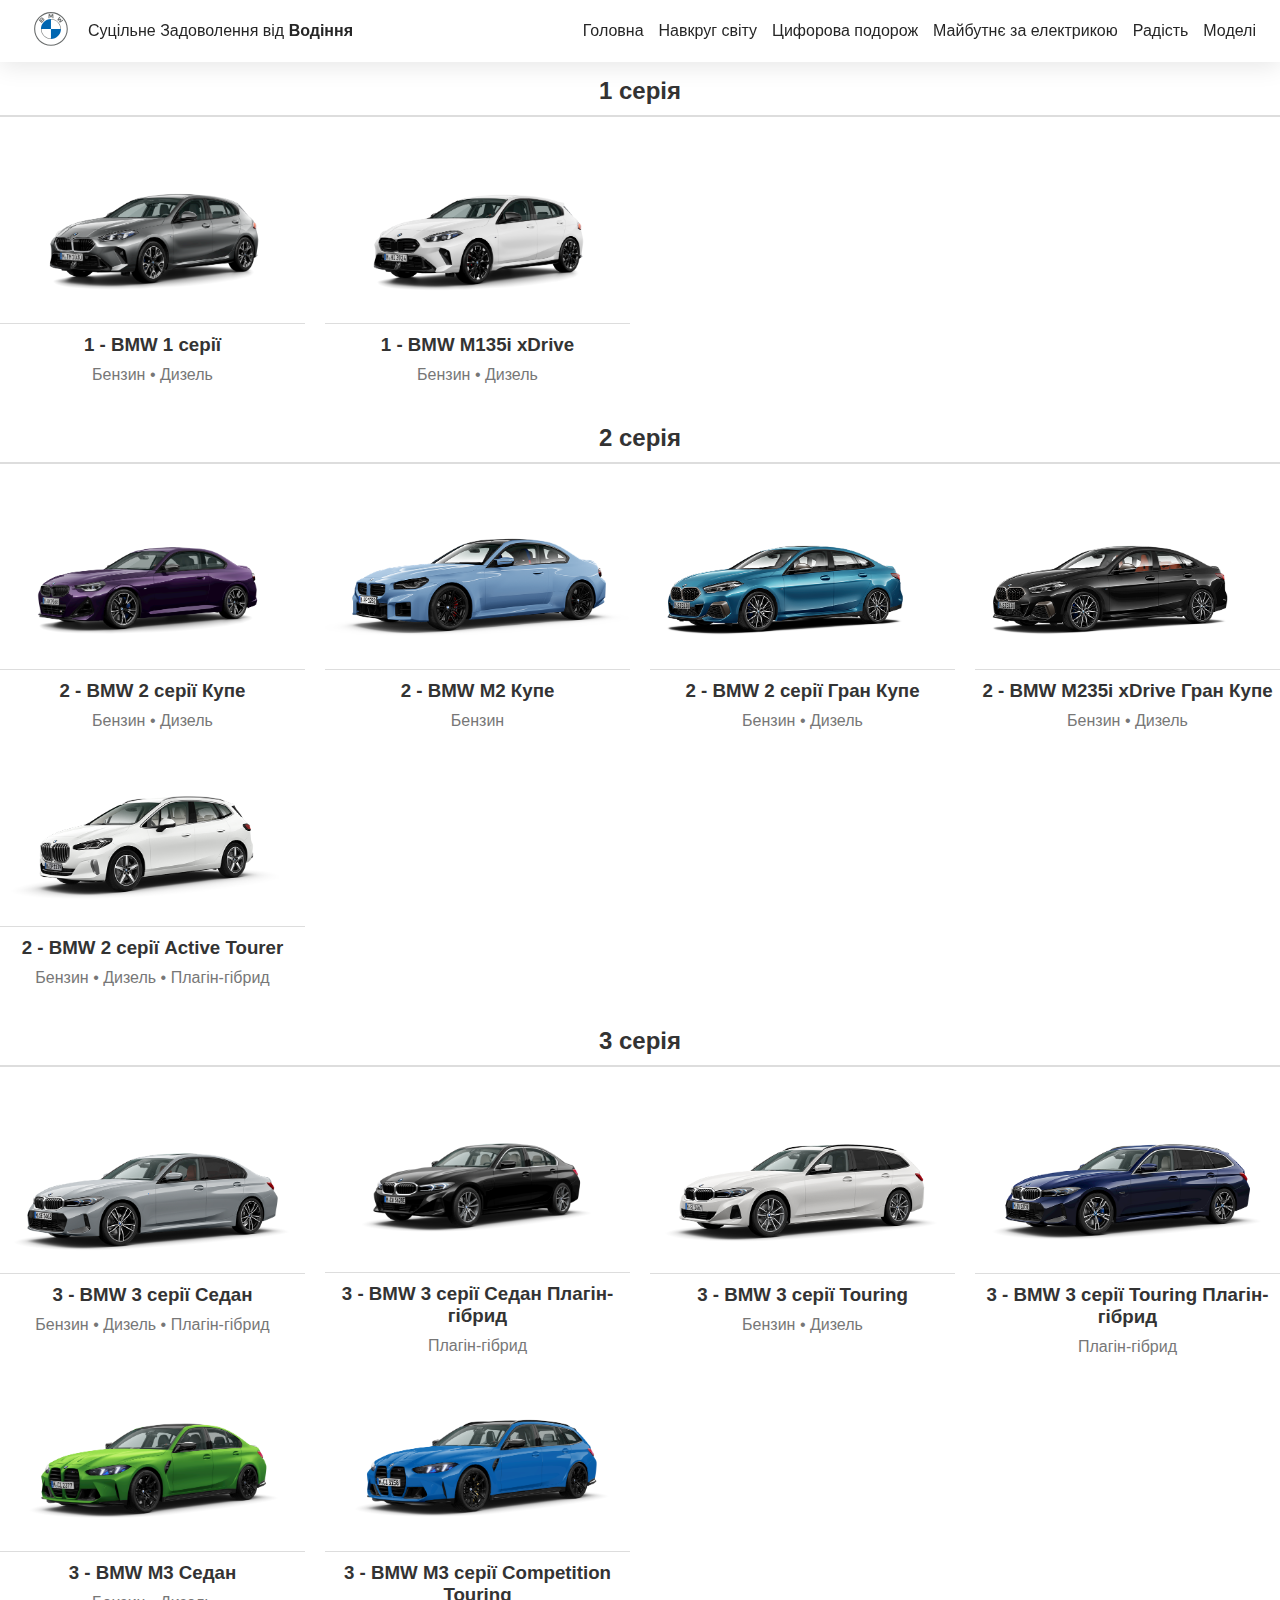
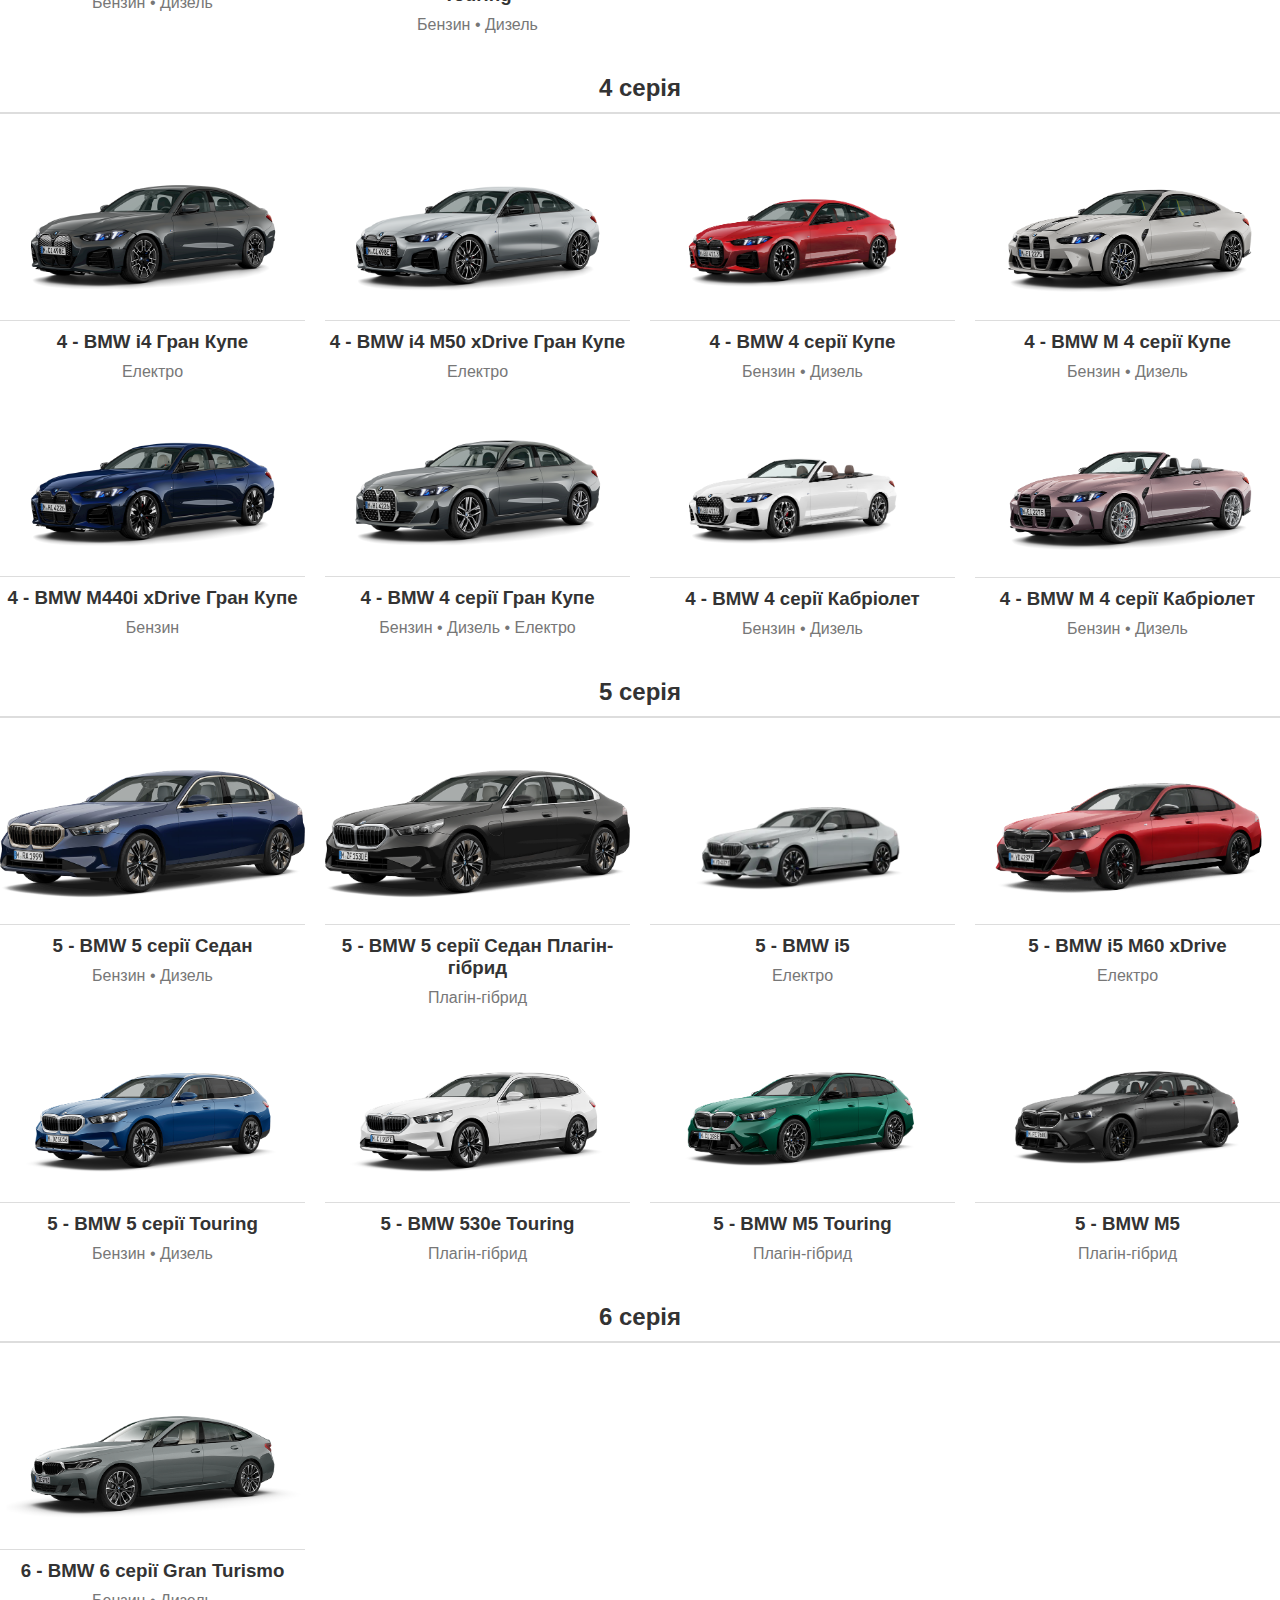
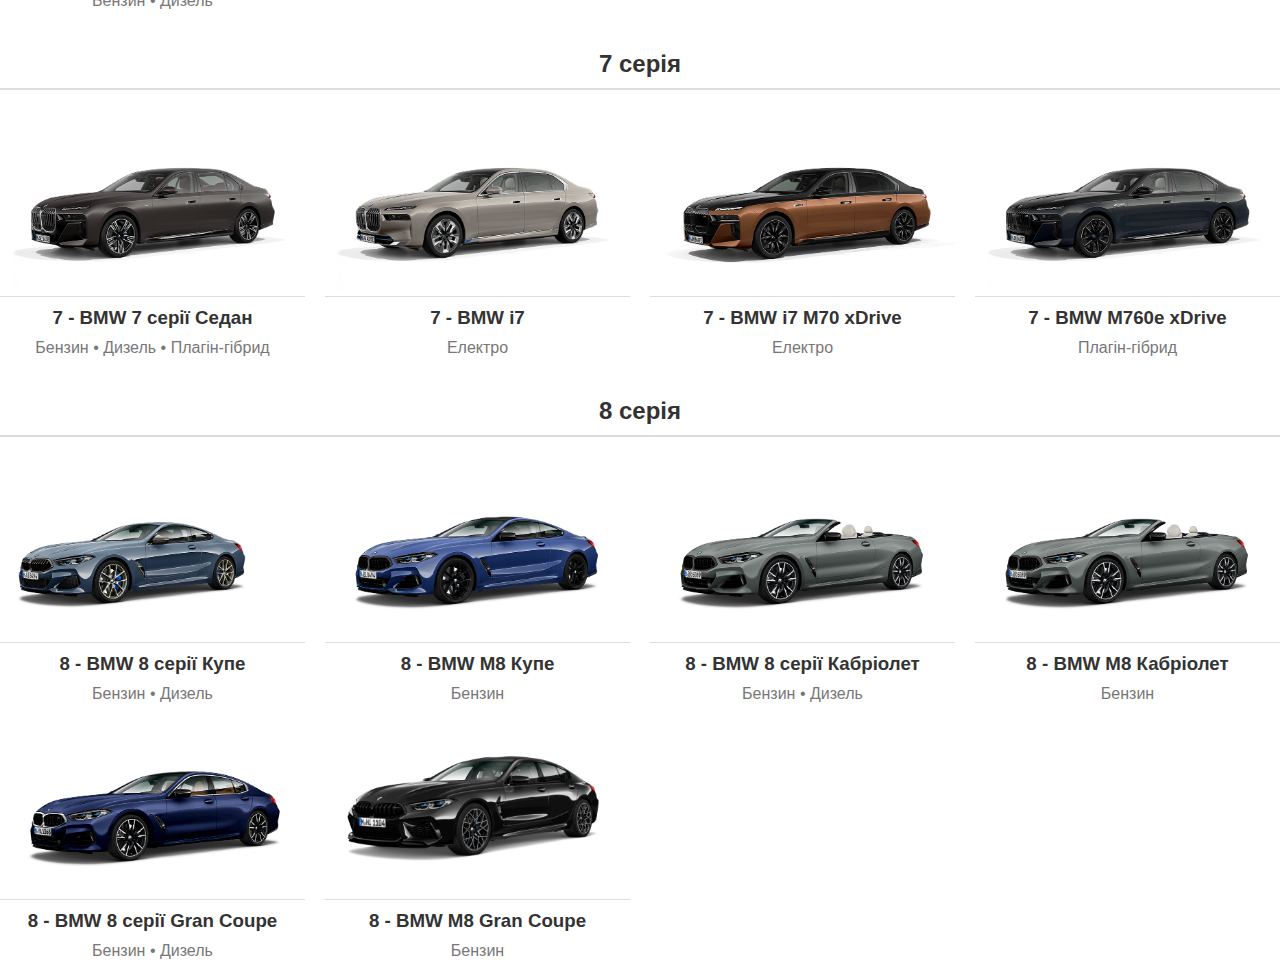
<file: index.html>
<!DOCTYPE html>
<html lang="en">
<head>
    <meta charset="UTF-8">
    <meta name="viewport" content="width=device-width, initial-scale=1.0">
    <title>Document</title>
    <link rel="stylesheet" href="./css/style.css">
</head>
<body>
    <header class="header">
        <div class="header-logo-wrapper">
            <a href="/en/index.html" class="header-logo-link">
                <img class="header-logo" src="./download.svg" alt="BMW Logo" width="80">
            </a>
            <div class="header-slogan">
                <p>Суцільне Задоволення від <strong>Водіння</strong></p>
            </div>
        </div>
        <nav class="header-nav">
            <ul class="header-menu">
                <li><a href="https://meeduster.github.io/BMW-Project-ua-1.0/" class="header-menu-link">Головна</a></li>
                <li><a href="https://www.bmw.com/en/circular-world.html" class="header-menu-link">Навкруг світу</a></li>
                <li><a href="https://www.bmw.com/en/digital-journey.html" class="header-menu-link">Цифорова подорож</a></li>
                <li><a href="https://www.bmw.com/en/electric-future.html" class="header-menu-link">Майбутнє за електрикою</a></li>
                <li><a href="https://www.bmw.com/en/freude.html" class="header-menu-link">Радість</a></li>
                <li><a href="https://meeduster.github.io/models-bmw-ua/" class="header-menu-link">Моделі</a></li>
            </ul>
        </nav>
    </header>
    <section>
        <h1>Оберіть свій BMW</h1>
        <h2>1 серія</h2>
        <hr>
        <div class="container-card">
            <div class="car-card">
                <img src="./img/preview-bmw-1.png" alt="BMW 1 серії">
                <h3>1 - BMW 1 серії</h3>
                <p>Бензин • Дизель</p>
            </div>
            <div class="car-card">
                <img src="./img/preview-bmw-m1.png" alt="BMW M135i xDrive">
                <h3>1 - BMW M135i xDrive</h3>
                <p>Бензин • Дизель</p>
            </div>
        </div>
    </section>
    <section>
        <h2>2 серія</h2>
        <hr>
        <div class="container-card">
            <div class="car-card">
                <img src="./img/preview-bmw-2.png" alt="BMW 2 серії Купе">
                <h3>2 - BMW 2 серії Купе</h3>
                <p>Бензин • Дизель</p>
            </div>
            <div class="car-card">
                <img src="./img/preview-bmw-m2.png" alt="BMW M2 Купе">
                <h3>2 - BMW M2 Купе</h3>
                <p>Бензин</p>
            </div>
            <div class="car-card">
                <img src="./img/preview-bmw-2c.png" alt="BMW 2 серії Гран Купе">
                <h3>2 - BMW 2 серії Гран Купе</h3>
                <p>Бензин • Дизель</p>
            </div>
            <div class="car-card">
                <img src="./img/preview-bmw-m235i.png" alt="BMW M235i xDrive Гран Купе">
                <h3>2 - BMW M235i xDrive Гран Купе</h3>
                <p>Бензин • Дизель</p>
            </div>
            <div class="car-card">
                <img src="./img/preview-bmw-2v.png" alt="BMW 2 серії Active Tourer">
                <h3>2 - BMW 2 серії Active Tourer</h3>
                <p>Бензин • Дизель • Плагін-гібрид</p>
            </div>
        </div>
    </section>
    <section>
        <h2>3 серія</h2>
        <hr>
        <div class="container-card">
            <div class="car-card">
                <img src="./img/preview-bmw-3.png" alt="BMW 3 серії Седан">
                <h3>3 - BMW 3 серії Седан</h3>
                <p>Бензин • Дизель • Плагін-гібрид</p>
            </div>
            <div class="car-card">
                <img src="./img/preview-bmw-3g.png" alt="BMW 3 серії Седан Плагін-гібрид">
                <h3>3 - BMW 3 серії Седан Плагін-гібрид</h3>
                <p>Плагін-гібрид</p>
            </div>
            <div class="car-card">
                <img src="./img/preview-bmw-3t.png" alt="BMW 3 серії Touring">
                <h3>3 - BMW 3 серії Touring</h3>
                <p>Бензин • Дизель</p>
            </div>
            <div class="car-card">
                <img src="./img/preview-bmw-3tg.png" alt="BMW 3 серії Touring Плагін-гібрид">
                <h3>3 - BMW 3 серії Touring Плагін-гібрид</h3>
                <p>Плагін-гібрид</p>
            </div>
            <div class="car-card">
                <img src="./img/preview-bmw-m3.png" alt="BMW M3 Седан">
                <h3>3 - BMW M3 Седан</h3>
                <p>Бензин • Дизель</p>
            </div>
            <div class="car-card">
                <img src="./img/preview-bmw-m3t.png" alt="BMW M3 серії Competition Touring">
                <h3>3 - BMW M3 серії Competition Touring</h3>
                <p>Бензин • Дизель</p>
            </div>
        </div>
    </section>
    <section>
        <h2>4 серія</h2>
        <hr>
        <div class="container-card">
            <div class="car-card">
                <img src="./img/preview-bmw-i4gc .png" alt="BMW i4 Гран Купе">
                <h3>4 - BMW i4 Гран Купе</h3>
                <p>Електро</p>
            </div>
            <div class="car-card">
                <img src="./img/preview-bmw-i4m50gc.png" alt="BMW i4 M50 xDrive Гран Купе">
                <h3>4 - BMW i4 M50 xDrive Гран Купе</h3>
                <p>Електро</p>
            </div>
            <div class="car-card">
                <img src="./img/preview-bmw-4c.png" alt="BMW 4 серії Купе">
                <h3>4 - BMW 4 серії Купе</h3>
                <p>Бензин • Дизель</p>
            </div>
            <div class="car-card">
                <img src="./img/preview-bmw-m4c.png" alt="BMW M 4 серії Купе">
                <h3>4 - BMW M 4 серії Купе</h3>
                <p>Бензин • Дизель</p>
            </div>
            <div class="car-card">
                <img src="./img/preview-bmw-m440i.png" alt="BMW M440i xDrive Гран Купе">
                <h3>4 - BMW M440i xDrive Гран Купе</h3>
                <p>Бензин</p>
            </div>
            <div class="car-card">
                <img src="./img/preview-bmw-4gc.png" alt="BMW 4 серії Гран Купе">
                <h3>4 - BMW 4 серії Гран Купе</h3>
                <p>Бензин • Дизель • Електро</p>
            </div>
            <div class="car-card">
                <img src="./img/preview-bmw-4cc.png" alt="BMW 4 серії Кабріолет">
                <h3>4 - BMW 4 серії Кабріолет</h3>
                <p>Бензин • Дизель</p>
            </div>
            <div class="car-card">
                <img src="./img/preview-bmw-m4cc.png" alt="BMW M 4 серії Кабріолет">
                <h3>4 - BMW M 4 серії Кабріолет</h3>
                <p>Бензин • Дизель</p>
            </div>
        </div>
    </section>
    <section>
        <h2>5 серія</h2>
        <hr>
        <div class="container-card">
            <div class="car-card">
                <img src="./img/preview-bmw-5.png" alt="BMW 5 серії Седан">
                <h3>5 - BMW 5 серії Седан</h3>
                <p>Бензин • Дизель</p>
            </div>
            <div class="car-card">
                <img src="./img/preview-bmw-5h.png" alt="BMW 5 серії Седан Плагін-гібрид">
                <h3>5 - BMW 5 серії Седан Плагін-гібрид</h3>
                <p>Плагін-гібрид</p>
            </div>
            <div class="car-card">
                <img src="./img/preview-bmw-i5.png" alt="BMW i5">
                <h3>5 - BMW i5</h3>
                <p>Електро</p>
            </div>
            <div class="car-card">
                <img src="./img/preview-bmw-i5m60.png" alt="BMW i5 M60 xDrive">
                <h3>5 - BMW i5 M60 xDrive</h3>
                <p>Електро</p>
            </div>
            <div class="car-card">
                <img src="./img/preview-bmw-5t.png" alt="BMW 5 серії Touring">
                <h3>5 - BMW 5 серії Touring</h3>
                <p>Бензин • Дизель</p>
            </div>
            <div class="car-card">
                <img src="./img/preview-bmw-530et.png" alt="BMW 530e Touring">
                <h3>5 - BMW 530e Touring</h3>
                <p>Плагін-гібрид</p>
            </div>
            <div class="car-card">
                <img src="./img/preview-bmw-m5t.png" alt="BMW M5 Touring">
                <h3>5 - BMW M5 Touring</h3>
                <p>Плагін-гібрид</p>
            </div>
            <div class="car-card">
                <img src="./img/preview-bmw-m5.png" alt="BMW M5">
                <h3>5 - BMW M5</h3>
                <p>Плагін-гібрид</p>
            </div>
        </div>
    </section>
    <section>
        <h2>6 серія</h2>
        <hr>
        <div class="container-card">
            <div class="car-card">
                <img src="./img/preview-bmw-6gt.png" alt="BMW 6 серії Gran Turismo">
                <h3>6 - BMW 6 серії Gran Turismo</h3>
                <p>Бензин • Дизель</p>
            </div>
    </section>
    <section>
        <h2>7 серія</h2>
        <hr>
        <div class="container-card">
            <div class="car-card">
                <img src="./img/preview-bmw-7s.png" alt="BMW 7 серії Седан">
                <h3>7 - BMW 7 серії Седан</h3>
                <p>Бензин • Дизель • Плагін-гібрид</p>
            </div>
            <div class="car-card">
                <img src="./img/preview-bmw-i7.png" alt="BMW i7">
                <h3>7 - BMW i7</h3>
                <p>Електро</p>
            </div>
            <div class="car-card">
                <img src="./img/preview-bmw-i7m70.png" alt="BMW i7 M70 xDrive">
                <h3>7 - BMW i7 M70 xDrive</h3>
                <p>Електро</p>
            </div>
            <div class="car-card">
                <img src="./img/preview-bmw-m760e.png" alt="BMW M760e xDrive">
                <h3>7 - BMW M760e xDrive</h3>
                <p>Плагін-гібрид</p>
            </div>
    </section>
    <section>
        <h2>8 серія</h2>
        <hr>
        <div class="container-card">
            <div class="car-card">
                <img src="./img/preview-bmw-8c.png" alt="BMW 8 серії Купе">
                <h3>8 - BMW 8 серії Купе</h3>
                <p>Бензин • Дизель</p>
            </div>
            <div class="car-card">
                <img src="./img/preview-bmw-m8c.png" alt="BMW M8 Купе">
                <h3>8 - BMW M8 Купе</h3>
                <p>Бензин</p>
            </div>
            <div class="car-card">
                <img src="./img/preview-bmw-8cc.png" alt="BMW 8 серії Кабріолет">
                <h3>8 - BMW 8 серії Кабріолет</h3>
                <p>Бензин • Дизель</p>
            </div>
            <div class="car-card">
                <img src="./img/preview-bmw-8cc.png" alt="BMW M8 Кабріолет">
                <h3>8 - BMW M8 Кабріолет</h3>
                <p>Бензин</p>
            </div>
            <div class="car-card">
                <img src="./img/preview-bmw-8gc.png" alt="BMW 8 серії Gran Coupe">
                <h3>8 - BMW 8 серії Gran Coupe</h3>
                <p>Бензин • Дизель</p>
            </div>
            <div class="car-card">
                <img src="./img/preview-bmw-m8gc.png" alt="BMW M8 Gran Coupe">
                <h3>8 - BMW M8 Gran Coupe</h3>
                <p>Бензин</p>
            </div>
    </section>

</body>
</html>
</file>
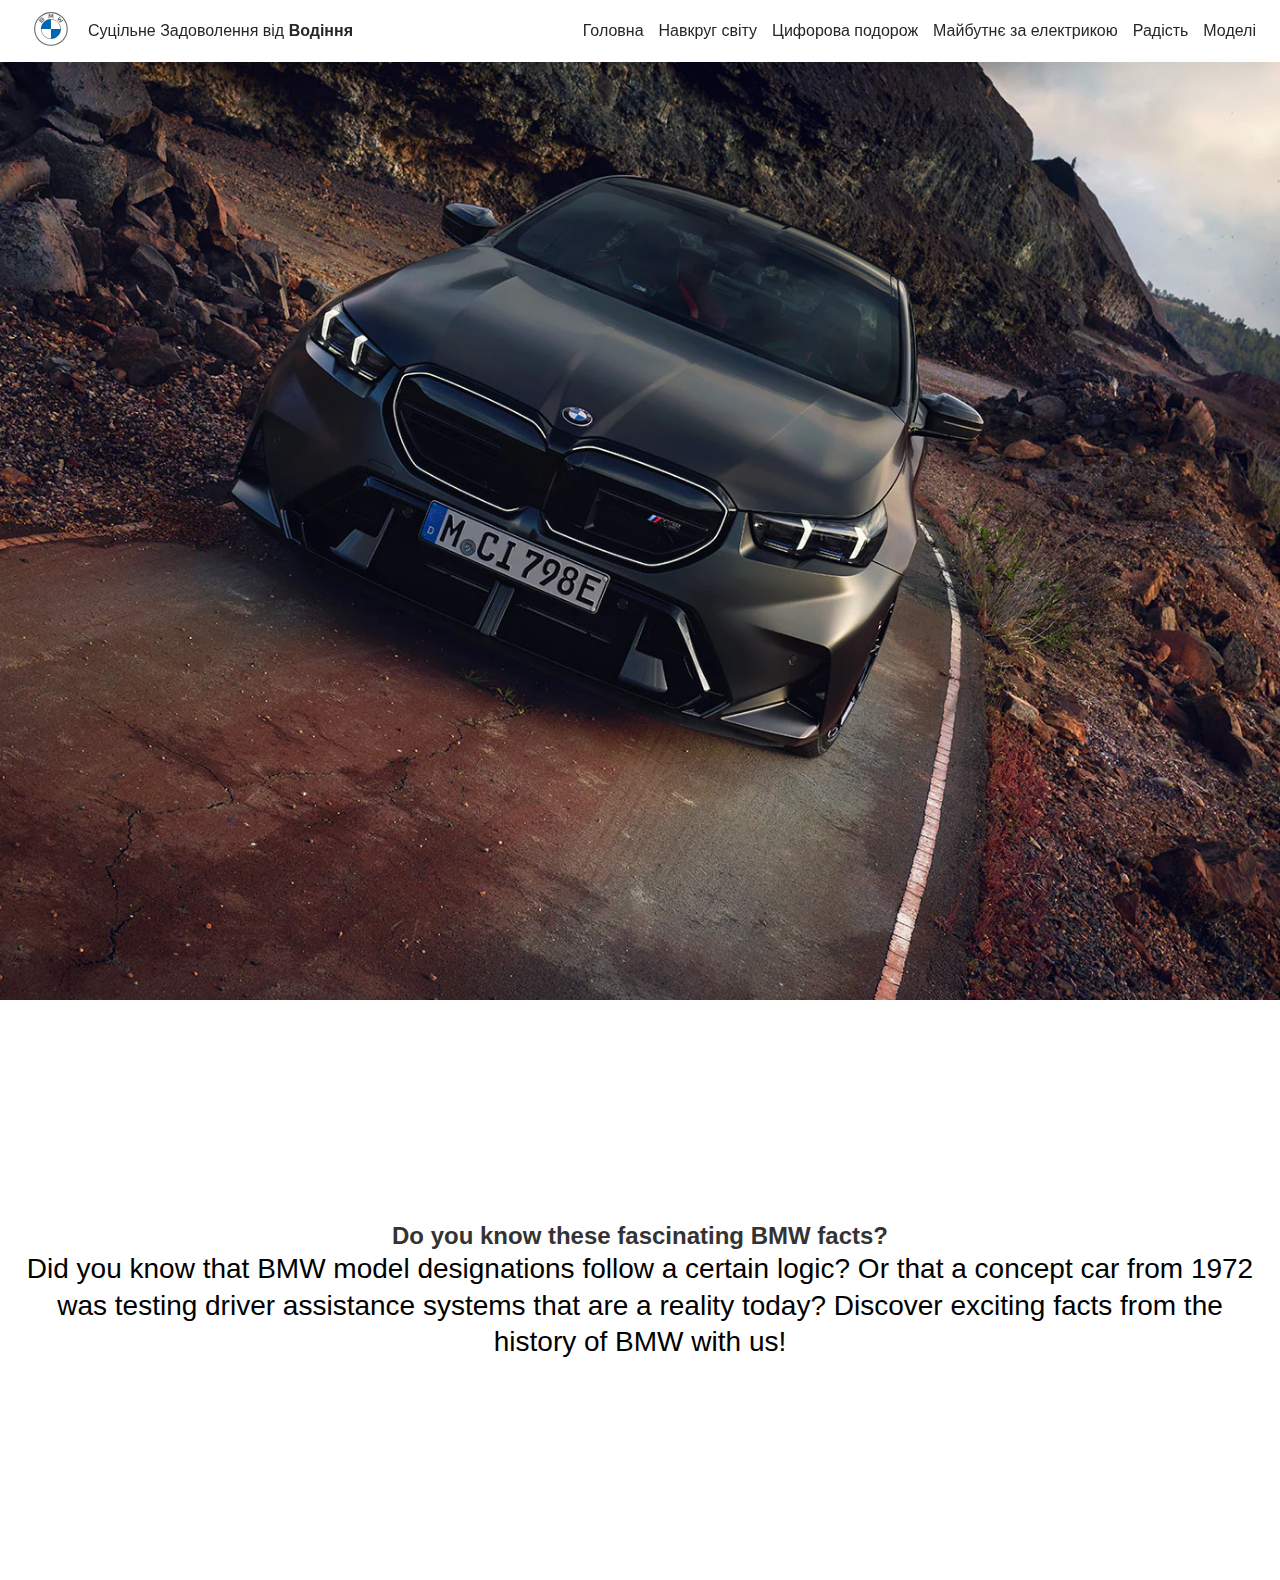
<file: bmw-history.html>
<!DOCTYPE html>
<html lang="en">
<head>
    <meta charset="UTF-8">
    <meta name="viewport" content="width=device-width, initial-scale=1.0">
    <title>BMW Style Clone</title>
    <link rel="stylesheet" href="./css/style.css">
</head>
<body>
    <header class="header">
        <div class="header-logo-wrapper">
            <a href="/en/index.html" class="header-logo-link">
                <img class="header-logo" src="./download.svg" alt="BMW Logo" width="80">
            </a>
            <div class="header-slogan">
                <p>Суцільне Задоволення від <strong>Водіння</strong></p>
            </div>
        </div>
        <nav class="header-nav">
            <ul class="header-menu">
                <li><a href="/index2.html" class="header-menu-link">Головна</a></li>
                <li><a href="https://www.bmw.com/en/circular-world.html" class="header-menu-link">Навкруг світу</a></li>
                <li><a href="https://www.bmw.com/en/digital-journey.html" class="header-menu-link">Цифорова подорож</a></li>
                <li><a href="https://www.bmw.com/en/electric-future.html" class="header-menu-link">Майбутнє за електрикою</a></li>
                <li><a href="https://www.bmw.com/en/freude.html" class="header-menu-link">Радість</a></li>
                <li><a href="/model.html" class="header-menu-link">Моделі</a></li>
            </ul>
        </nav>
    </header>
    <div class="teasergrid">
        <div class="banner">
            <img src="/img/bawp-67-media-hd.jpg.asset.1725271969177.webp" alt="BMW Banner">
            <div class="banner-content">
            </div>
        </div>
    </div>
    <section class="hero">
        <div class="pw-text-style-hl--s sl"><h2 class="pw-text-style"><b>Do you know these fascinating BMW facts? </b>
        </h2><span class="hl--tn"> Did you know that BMW model designations follow a certain logic? Or that a concept car from 1972 was testing driver assistance systems that are a reality today? Discover exciting facts from the history of BMW with us! </span></div>
    </section>
</body>
</html>
</file>
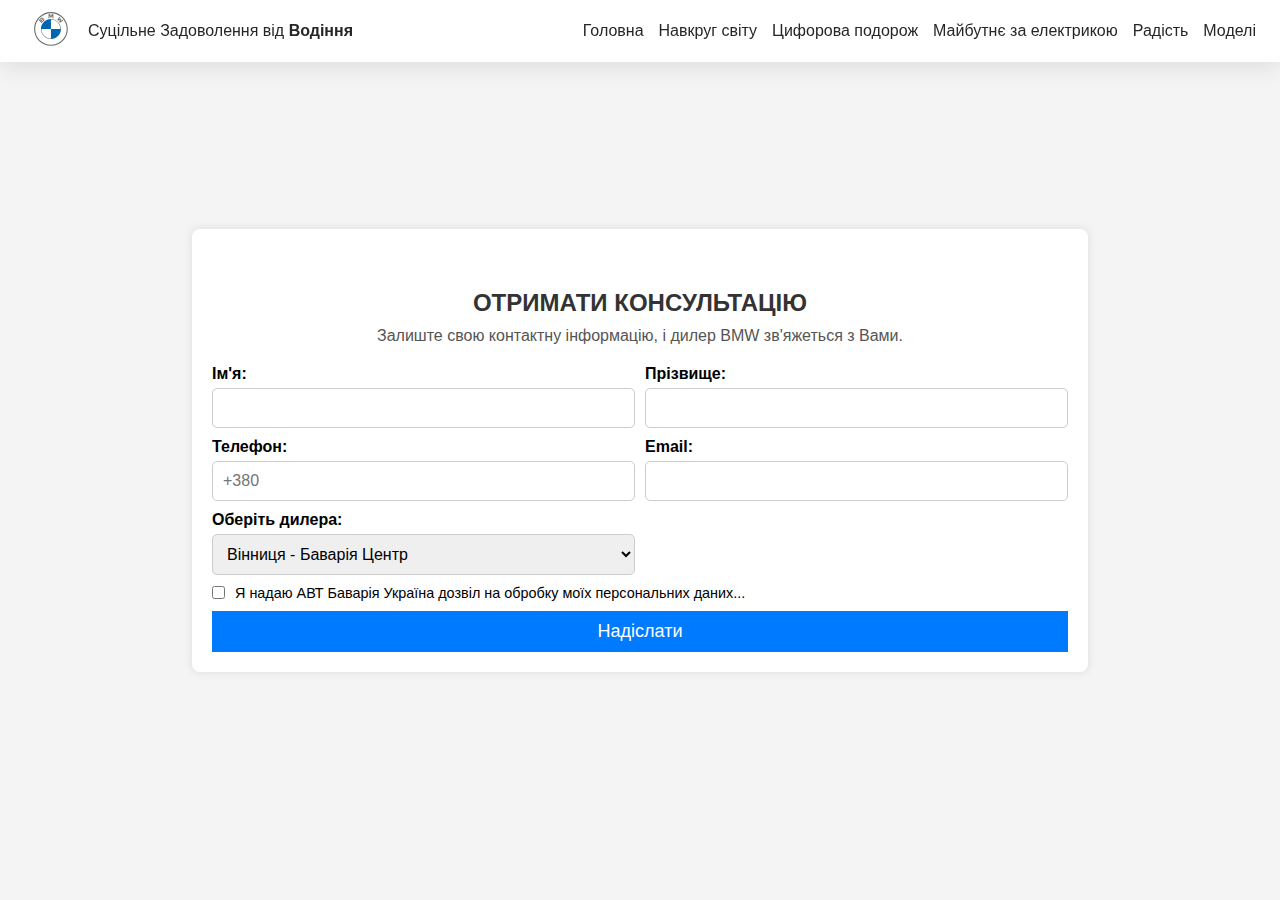
<file: contact-us.html>
<!DOCTYPE html>
<html lang="en">
<head>
    <meta charset="UTF-8">
    <meta name="viewport" content="width=device-width, initial-scale=1.0">
    <title>BMW Style Clone</title>
    <link rel="stylesheet" href="./css/style.css">
    <link rel="stylesheet" href="./css/style2.css">
</head>
<body>
    <header class="header">
        <div class="header-logo-wrapper">
            <a href="/en/index.html" class="header-logo-link">
                <img class="header-logo" src="./download.svg" alt="BMW Logo" width="80">
            </a>
            <div class="header-slogan">
                <p>Суцільне Задоволення від <strong>Водіння</strong></p>
            </div>
        </div>
        <nav class="header-nav">
            <ul class="header-menu">
                <li><a href="/index2.html" class="header-menu-link">Головна</a></li>
                <li><a href="https://www.bmw.com/en/circular-world.html" class="header-menu-link">Навкруг світу</a></li>
                <li><a href="https://www.bmw.com/en/digital-journey.html" class="header-menu-link">Цифорова подорож</a></li>
                <li><a href="https://www.bmw.com/en/electric-future.html" class="header-menu-link">Майбутнє за електрикою</a></li>
                <li><a href="https://www.bmw.com/en/freude.html" class="header-menu-link">Радість</a></li>
                <li><a href="/model.html" class="header-menu-link">Моделі</a></li>
            </ul>
        </nav>
    </header>
    <div class="container-contact">
        <h2>ОТРИМАТИ КОНСУЛЬТАЦІЮ</h2>
        <p>Залиште свою контактну інформацію, і дилер BMW зв'яжеться з Вами.</p>
        
        <form>
            <div class="grid-container">
                <div class="grid-item">
                    <label for="name">Ім'я:</label>
                    <input type="text" id="name" name="name" required>
                </div>
                <div class="grid-item">
                    <label for="surname">Прізвище:</label>
                    <input type="text" id="surname" name="surname" required>
                </div>
                <div class="grid-item">
                    <label for="phone">Телефон:</label>
                    <input type="tel" id="phone" name="phone" placeholder="+380" maxlength="13" required>
                </div>
                <div class="grid-item">
                    <label for="email">Email:</label>
                    <input type="email" id="email" name="email" required>
                </div>
                <div class="grid-item">
                    <label for="dealer">Оберіть дилера:</label>
                    <select id="dealer" name="dealer">
                        <option value="vinnytsia">Вінниця - Баварія Центр</option>
                        <!-- Додай інші дилерські центри, якщо потрібно -->
                    </select>
                </div>
                <div class="grid-item"></div> <!-- Порожнє місце для вирівнювання сітки -->
                
                <div class="checkbox">
                    <input type="checkbox" id="consent" name="consent" required>
                    <label for="consent">Я надаю АВТ Баварія Україна дозвіл на обробку моїх персональних даних...</label>
                </div>

                <button type="submit">Надіслати</button>
            </div>
        </form>
</body>
</html>
</file>
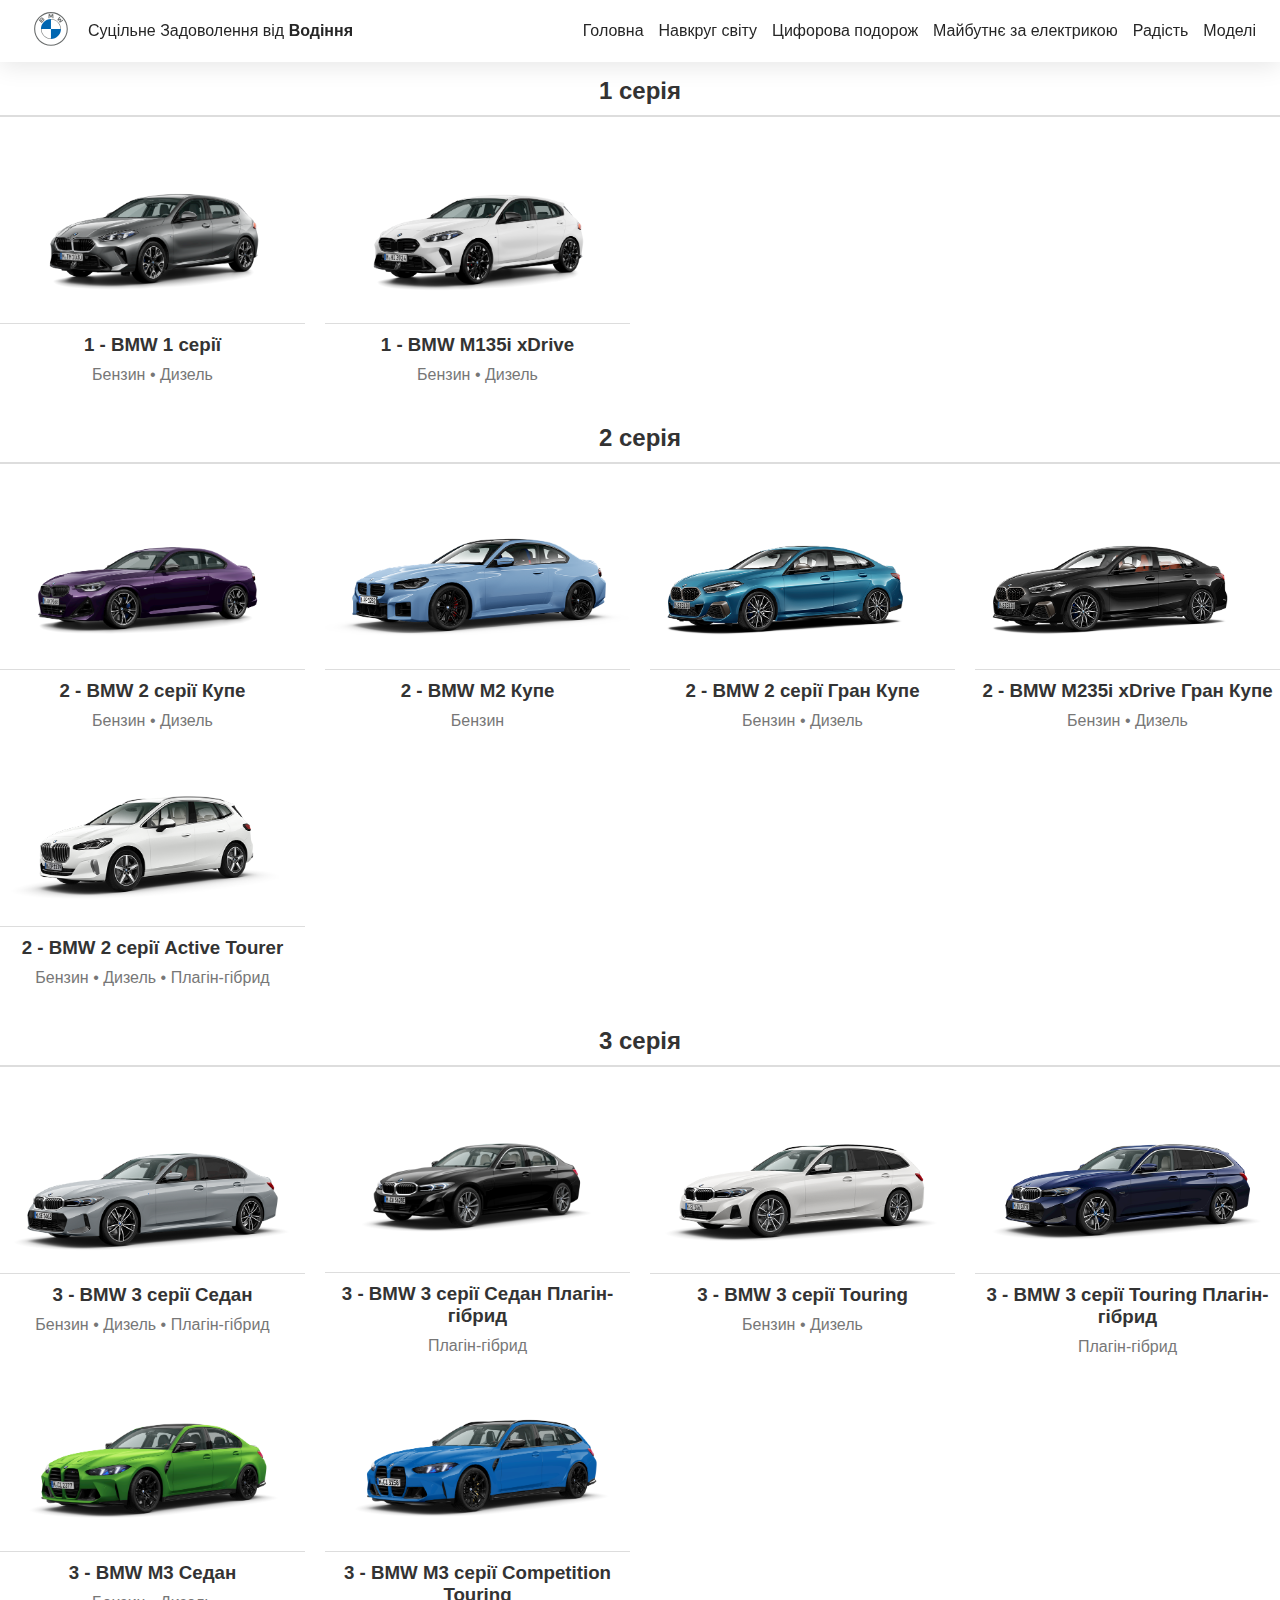
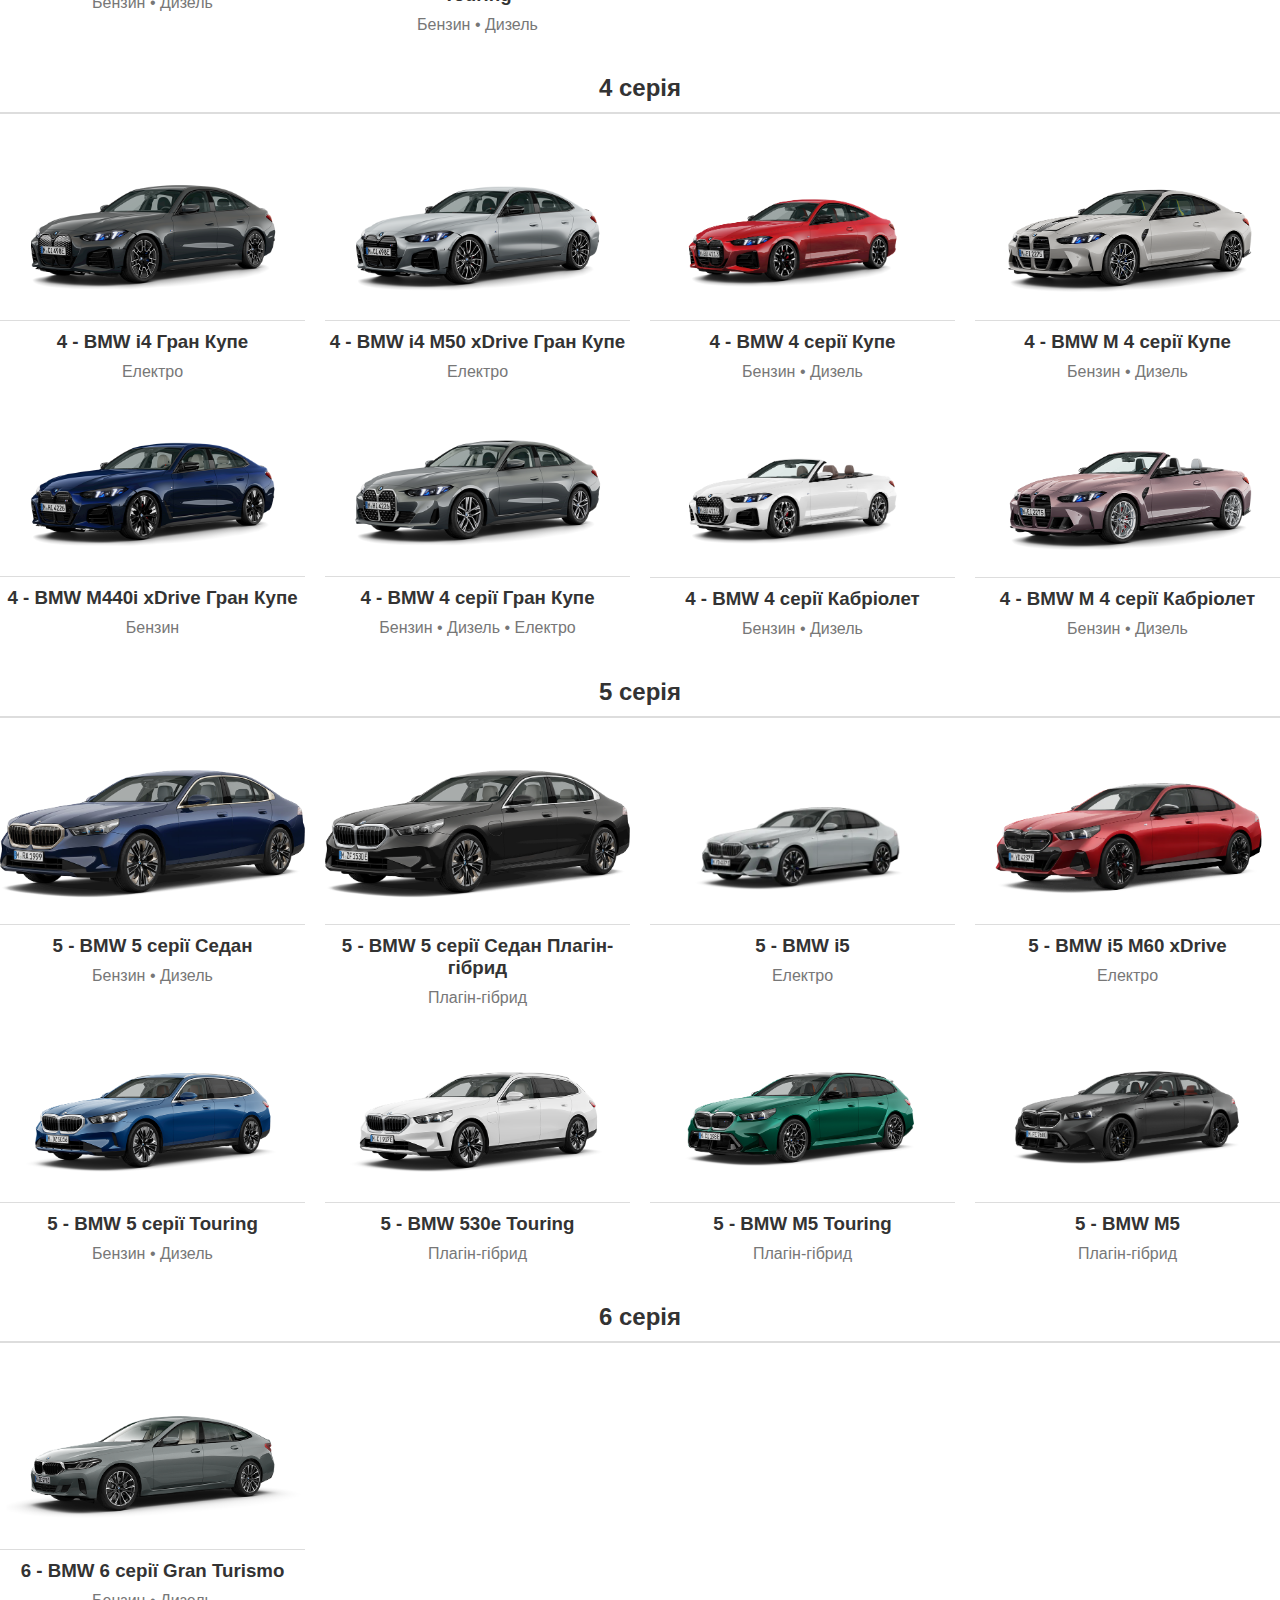
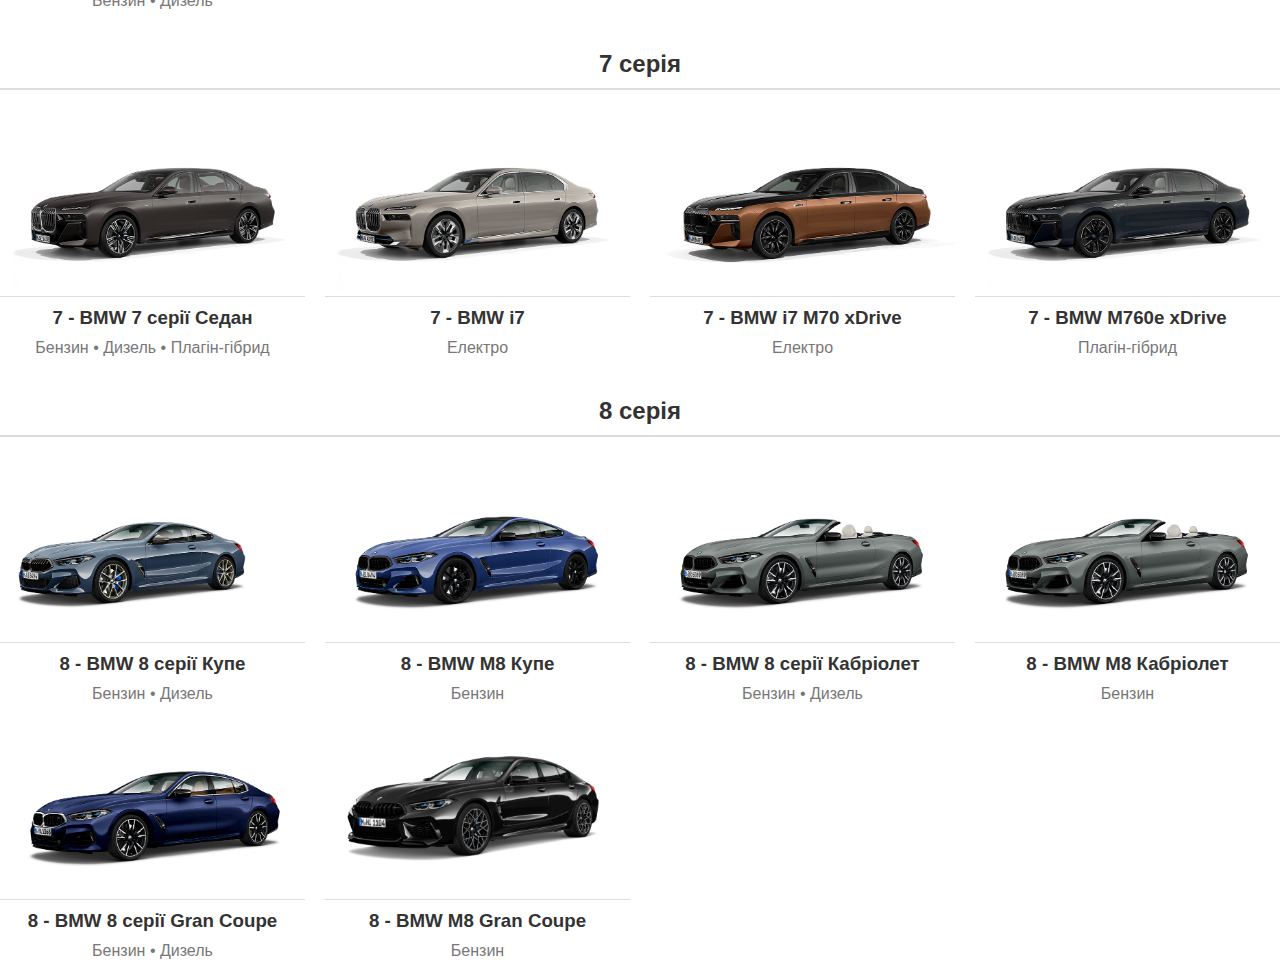
<file: model.html>
<!DOCTYPE html>
<html lang="en">
<head>
    <meta charset="UTF-8">
    <meta name="viewport" content="width=device-width, initial-scale=1.0">
    <title>Document</title>
    <link rel="stylesheet" href="./css/style.css">
</head>
<body>
    <header class="header">
        <div class="header-logo-wrapper">
            <a href="/en/index.html" class="header-logo-link">
                <img class="header-logo" src="./download.svg" alt="BMW Logo" width="80">
            </a>
            <div class="header-slogan">
                <p>Суцільне Задоволення від <strong>Водіння</strong></p>
            </div>
        </div>
        <nav class="header-nav">
            <ul class="header-menu">
                <li><a href="/index2.html" class="header-menu-link">Головна</a></li>
                <li><a href="https://www.bmw.com/en/circular-world.html" class="header-menu-link">Навкруг світу</a></li>
                <li><a href="https://www.bmw.com/en/digital-journey.html" class="header-menu-link">Цифорова подорож</a></li>
                <li><a href="https://www.bmw.com/en/electric-future.html" class="header-menu-link">Майбутнє за електрикою</a></li>
                <li><a href="https://www.bmw.com/en/freude.html" class="header-menu-link">Радість</a></li>
                <li><a href="/model.html" class="header-menu-link">Моделі</a></li>
            </ul>
        </nav>
    </header>
    <section>
        <h1>Оберіть свій BMW</h1>
        <h2>1 серія</h2>
        <hr>
        <div class="container-card">
            <div class="car-card">
                <img src="./img/preview-bmw-1.png" alt="BMW 1 серії">
                <h3>1 - BMW 1 серії</h3>
                <p>Бензин • Дизель</p>
            </div>
            <div class="car-card">
                <img src="./img/preview-bmw-m1.png" alt="BMW M135i xDrive">
                <h3>1 - BMW M135i xDrive</h3>
                <p>Бензин • Дизель</p>
            </div>
        </div>
    </section>
    <section>
        <h2>2 серія</h2>
        <hr>
        <div class="container-card">
            <div class="car-card">
                <img src="./img/preview-bmw-2.png" alt="BMW 2 серії Купе">
                <h3>2 - BMW 2 серії Купе</h3>
                <p>Бензин • Дизель</p>
            </div>
            <div class="car-card">
                <img src="./img/preview-bmw-m2.png" alt="BMW M2 Купе">
                <h3>2 - BMW M2 Купе</h3>
                <p>Бензин</p>
            </div>
            <div class="car-card">
                <img src="./img/preview-bmw-2c.png" alt="BMW 2 серії Гран Купе">
                <h3>2 - BMW 2 серії Гран Купе</h3>
                <p>Бензин • Дизель</p>
            </div>
            <div class="car-card">
                <img src="./img/preview-bmw-m235i.png" alt="BMW M235i xDrive Гран Купе">
                <h3>2 - BMW M235i xDrive Гран Купе</h3>
                <p>Бензин • Дизель</p>
            </div>
            <div class="car-card">
                <img src="./img/preview-bmw-2v.png" alt="BMW 2 серії Active Tourer">
                <h3>2 - BMW 2 серії Active Tourer</h3>
                <p>Бензин • Дизель • Плагін-гібрид</p>
            </div>
        </div>
    </section>
    <section>
        <h2>3 серія</h2>
        <hr>
        <div class="container-card">
            <div class="car-card">
                <img src="./img/preview-bmw-3.png" alt="BMW 3 серії Седан">
                <h3>3 - BMW 3 серії Седан</h3>
                <p>Бензин • Дизель • Плагін-гібрид</p>
            </div>
            <div class="car-card">
                <img src="./img/preview-bmw-3g.png" alt="BMW 3 серії Седан Плагін-гібрид">
                <h3>3 - BMW 3 серії Седан Плагін-гібрид</h3>
                <p>Плагін-гібрид</p>
            </div>
            <div class="car-card">
                <img src="./img/preview-bmw-3t.png" alt="BMW 3 серії Touring">
                <h3>3 - BMW 3 серії Touring</h3>
                <p>Бензин • Дизель</p>
            </div>
            <div class="car-card">
                <img src="./img/preview-bmw-3tg.png" alt="BMW 3 серії Touring Плагін-гібрид">
                <h3>3 - BMW 3 серії Touring Плагін-гібрид</h3>
                <p>Плагін-гібрид</p>
            </div>
            <div class="car-card">
                <img src="./img/preview-bmw-m3.png" alt="BMW M3 Седан">
                <h3>3 - BMW M3 Седан</h3>
                <p>Бензин • Дизель</p>
            </div>
            <div class="car-card">
                <img src="./img/preview-bmw-m3t.png" alt="BMW M3 серії Competition Touring">
                <h3>3 - BMW M3 серії Competition Touring</h3>
                <p>Бензин • Дизель</p>
            </div>
        </div>
    </section>
    <section>
        <h2>4 серія</h2>
        <hr>
        <div class="container-card">
            <div class="car-card">
                <img src="./img/preview-bmw-i4gc .png" alt="BMW i4 Гран Купе">
                <h3>4 - BMW i4 Гран Купе</h3>
                <p>Електро</p>
            </div>
            <div class="car-card">
                <img src="./img/preview-bmw-i4m50gc.png" alt="BMW i4 M50 xDrive Гран Купе">
                <h3>4 - BMW i4 M50 xDrive Гран Купе</h3>
                <p>Електро</p>
            </div>
            <div class="car-card">
                <img src="./img/preview-bmw-4c.png" alt="BMW 4 серії Купе">
                <h3>4 - BMW 4 серії Купе</h3>
                <p>Бензин • Дизель</p>
            </div>
            <div class="car-card">
                <img src="./img/preview-bmw-m4c.png" alt="BMW M 4 серії Купе">
                <h3>4 - BMW M 4 серії Купе</h3>
                <p>Бензин • Дизель</p>
            </div>
            <div class="car-card">
                <img src="./img/preview-bmw-m440i.png" alt="BMW M440i xDrive Гран Купе">
                <h3>4 - BMW M440i xDrive Гран Купе</h3>
                <p>Бензин</p>
            </div>
            <div class="car-card">
                <img src="./img/preview-bmw-4gc.png" alt="BMW 4 серії Гран Купе">
                <h3>4 - BMW 4 серії Гран Купе</h3>
                <p>Бензин • Дизель • Електро</p>
            </div>
            <div class="car-card">
                <img src="./img/preview-bmw-4cc.png" alt="BMW 4 серії Кабріолет">
                <h3>4 - BMW 4 серії Кабріолет</h3>
                <p>Бензин • Дизель</p>
            </div>
            <div class="car-card">
                <img src="./img/preview-bmw-m4cc.png" alt="BMW M 4 серії Кабріолет">
                <h3>4 - BMW M 4 серії Кабріолет</h3>
                <p>Бензин • Дизель</p>
            </div>
        </div>
    </section>
    <section>
        <h2>5 серія</h2>
        <hr>
        <div class="container-card">
            <div class="car-card">
                <img src="./img/preview-bmw-5.png" alt="BMW 5 серії Седан">
                <h3>5 - BMW 5 серії Седан</h3>
                <p>Бензин • Дизель</p>
            </div>
            <div class="car-card">
                <img src="./img/preview-bmw-5h.png" alt="BMW 5 серії Седан Плагін-гібрид">
                <h3>5 - BMW 5 серії Седан Плагін-гібрид</h3>
                <p>Плагін-гібрид</p>
            </div>
            <div class="car-card">
                <img src="./img/preview-bmw-i5.png" alt="BMW i5">
                <h3>5 - BMW i5</h3>
                <p>Електро</p>
            </div>
            <div class="car-card">
                <img src="./img/preview-bmw-i5m60.png" alt="BMW i5 M60 xDrive">
                <h3>5 - BMW i5 M60 xDrive</h3>
                <p>Електро</p>
            </div>
            <div class="car-card">
                <img src="./img/preview-bmw-5t.png" alt="BMW 5 серії Touring">
                <h3>5 - BMW 5 серії Touring</h3>
                <p>Бензин • Дизель</p>
            </div>
            <div class="car-card">
                <img src="./img/preview-bmw-530et.png" alt="BMW 530e Touring">
                <h3>5 - BMW 530e Touring</h3>
                <p>Плагін-гібрид</p>
            </div>
            <div class="car-card">
                <img src="./img/preview-bmw-m5t.png" alt="BMW M5 Touring">
                <h3>5 - BMW M5 Touring</h3>
                <p>Плагін-гібрид</p>
            </div>
            <div class="car-card">
                <img src="./img/preview-bmw-m5.png" alt="BMW M5">
                <h3>5 - BMW M5</h3>
                <p>Плагін-гібрид</p>
            </div>
        </div>
    </section>
    <section>
        <h2>6 серія</h2>
        <hr>
        <div class="container-card">
            <div class="car-card">
                <img src="./img/preview-bmw-6gt.png" alt="BMW 6 серії Gran Turismo">
                <h3>6 - BMW 6 серії Gran Turismo</h3>
                <p>Бензин • Дизель</p>
            </div>
    </section>
    <section>
        <h2>7 серія</h2>
        <hr>
        <div class="container-card">
            <div class="car-card">
                <img src="./img/preview-bmw-7s.png" alt="BMW 7 серії Седан">
                <h3>7 - BMW 7 серії Седан</h3>
                <p>Бензин • Дизель • Плагін-гібрид</p>
            </div>
            <div class="car-card">
                <img src="./img/preview-bmw-i7.png" alt="BMW i7">
                <h3>7 - BMW i7</h3>
                <p>Електро</p>
            </div>
            <div class="car-card">
                <img src="./img/preview-bmw-i7m70.png" alt="BMW i7 M70 xDrive">
                <h3>7 - BMW i7 M70 xDrive</h3>
                <p>Електро</p>
            </div>
            <div class="car-card">
                <img src="./img/preview-bmw-m760e.png" alt="BMW M760e xDrive">
                <h3>7 - BMW M760e xDrive</h3>
                <p>Плагін-гібрид</p>
            </div>
    </section>
    <section>
        <h2>8 серія</h2>
        <hr>
        <div class="container-card">
            <div class="car-card">
                <img src="./img/preview-bmw-8c.png" alt="BMW 8 серії Купе">
                <h3>8 - BMW 8 серії Купе</h3>
                <p>Бензин • Дизель</p>
            </div>
            <div class="car-card">
                <img src="./img/preview-bmw-m8c.png" alt="BMW M8 Купе">
                <h3>8 - BMW M8 Купе</h3>
                <p>Бензин</p>
            </div>
            <div class="car-card">
                <img src="./img/preview-bmw-8cc.png" alt="BMW 8 серії Кабріолет">
                <h3>8 - BMW 8 серії Кабріолет</h3>
                <p>Бензин • Дизель</p>
            </div>
            <div class="car-card">
                <img src="./img/preview-bmw-8cc.png" alt="BMW M8 Кабріолет">
                <h3>8 - BMW M8 Кабріолет</h3>
                <p>Бензин</p>
            </div>
            <div class="car-card">
                <img src="./img/preview-bmw-8gc.png" alt="BMW 8 серії Gran Coupe">
                <h3>8 - BMW 8 серії Gran Coupe</h3>
                <p>Бензин • Дизель</p>
            </div>
            <div class="car-card">
                <img src="./img/preview-bmw-m8gc.png" alt="BMW M8 Gran Coupe">
                <h3>8 - BMW M8 Gran Coupe</h3>
                <p>Бензин</p>
            </div>
    </section>

</body>
</html>
</file>
<file: css/style.css>
:root {
  --site-context-highlight-color: #1c69d4;
  --site-context-focus-color: #0653b6;
  --site-context-font: BMWTypeNextLatin, Helvetica, Arial, sans-serif;
  --site-context-font-color: #262626;
  --site-context-theme-color: #fff;
  --site-context-metainfo-color: #8e8e8e;
}

*, :after, :before {
  box-sizing: border-box;
}

html, body {
  margin: 0;
  padding: 0;
  font-family: var(--site-context-font);
  color: var(--site-context-font-color);
  background: var(--site-context-theme-color);
}

.header {
  background-color: #fff;
  box-shadow: 0 4px 25px rgba(0, 0, 0, 0.1);
  color: #262626;
  position: fixed;
  top: 0;
  left: 0;
  width: 100%;
  z-index: 10000;
  display: flex;
  align-items: center;
  justify-content: space-between;
  padding: 10px 24px;
}

.header-logo-wrapper {
  display: flex;
  align-items: center;
  gap: 10px;
}

.header-logo {
  height: 70%;
  width: 70%;
}

.header-menu {
  list-style: none;
  display: flex;
  gap: 15px;
  padding: 0;
  margin: 0;
}

.header-menu-link {
  text-decoration: none;
  color: #262626;
  font-weight: 500;
  transition: color 0.3s;
}

.header-menu-link:hover {
  color: var(--site-context-highlight-color);
}

.hero {
  margin-top: 80px;
  text-align: center;
  padding: 100px 20px;
  color: black;
  height: 500px;
}

.hero h1 {
  font-size: 48px;
}

.hero p {
  font-size: 24px;
  margin-bottom: 20px;
}

button  {
  background: var(--site-context-highlight-color);
  color: white;
  padding: 10px 20px;
  border: none;
  cursor: pointer;
  font-size: 18px;
  transition: background 0.3s;
}
button a{
  text-decoration: none;
  display: flex;
  color: white;
}

button:hover {
  background: var(--site-context-focus-color);
}

@media (max-width: 768px) {
  .pw-m-header {
    flex-direction: column;
    text-align: center;
  }
  .pw-m-header__menu {
    flex-direction: column;
    gap: 10px;
  }
}
* {
  margin: 0;
  padding: 0;
  box-sizing: border-box;
}

body {
  font-family: Arial, sans-serif;
  background-color: #fff;
  color: white;
}

.banner {
  position: relative;
  width: 100%;
  height: 1000px;
  overflow: hidden;
  display: flex;
  align-items: center;
  justify-content: center;
  text-align: center;
}

.banner img {
  position: absolute;
  width: 100%;
  height: 100%;
  -o-object-fit: cover;
     object-fit: cover;
  transition: transform 0.3s ease-in-out;
}

.banner:hover img {
  transform: scale(1.05);
}

.banner::before {
  content: "";
  position: absolute;
  top: 0;
  left: 0;
  width: 100%;
  height: 100%;
  background: rgba(0, 0, 0, 0.5);
}

.banner-content {
  position: relative;
  padding: 30px;
  border-radius: 10px;
  max-width: 600px;
  z-index: 1;
}

.pw-small {
  font-size: 0.9em;
  opacity: 0.8;
}

.pw-teaser__headline {
  font-size: 2.2em;
  margin: 15px 0;
  font-weight: bold;
}

.pw-a-button {
  display: inline-block;
  padding: 12px 25px;
  font-size: 1.1em;
  color: white;
  background: rgba(255, 255, 255, 0.2);
  border: 2px solid white;
  cursor: pointer;
  border-radius: 5px;
  text-decoration: none;
  transition: 0.3s;
}

.pw-a-button:hover {
  background: white;
  color: black;
}

.pwst .hl--tn {
  text-transform: none;
}

*, :after, :before {
  box-sizing: border-box;
}

.pw-text-style-hl--s {
  font-size: 1.75rem;
  font-weight: 400;
  line-height: 1.3;
}

body {
  font-family: Arial, sans-serif;
  text-align: center;
  margin: 0;
  padding: 0;
}

.container {
  max-width: 100%;
  margin: 0 auto;
  padding: 20px;
}

.cars {
  display: flex;
  justify-content: space-between;
  gap: 20px;
  width: 100%;
  flex-wrap: wrap;
  margin: 20px;
}

.car {
  flex: 1;
  max-width: 30%;
  background-color: #fff;
  padding: 20px;
  border-radius: 10px;
  transition: transform 0.3s;
}

.car:hover {
  transform: scale(1.05);
}

.car img {
  width: 100%;
  border-radius: 10px;
}

.car h2 {
  font-size: 22px;
  margin: 15px 0;
  color: black;
}

.price {
  font-size: 18px;
  color: gray;
}

.special-price {
  font-size: 20px;
  font-weight: bold;
  color: #d32f2f;
}

.btn {
  margin-top: 10px;
  display: inline-block;
  padding: 12px 25px;
  font-size: 1.1em;
  color: white;
  background-color: #0653b6;
  border: 2px solid white;
  cursor: pointer;
  border-radius: 5px;
  text-decoration: none;
  transition: background 0.3s ease;
}

.btn:hover {
  background: #1c69d4;
  color: black;
}

body {
  font-family: Arial, sans-serif;
  text-align: center;
  margin: 0;
  padding: 0;
  background-color: white;
}

.container-serv {
  max-width: 100%;
  margin: 0 auto;
  padding: 40px;
  color: black;
}

.cards-serv {
  display: flex;
  justify-content: space-between;
  gap: 20px;
  width: 100%;
  flex-wrap: wrap;
  margin: 20px;
}

.card-serv {
  flex: 1;
  max-width: 30%;
  background: white;
  padding: 20px;
  border-radius: 10px;
  box-shadow: 0 4px 8px rgba(0, 0, 0, 0.1);
  transition: transform 0.3s;
}

.card-serv:hover {
  transform: scale(1.05);
}

.card-serv img {
  width: 100%;
  border-radius: 10px;
}

.card-serv h2 {
  font-size: 22px;
  margin: 15px 0;
}

.card-serv p {
  font-size: 16px;
  color: gray;
}

.btn {
  display: inline-block;
  margin-top: 10px;
  padding: 10px 15px;
  border: none;
  text-decoration: none;
  color: white;
  background: #007bff;
  border-radius: 5px;
  transition: background 0.3s;
}

.btn:hover {
  background: #0056b3;
}

body {
  margin: 0;
  font-family: Arial, sans-serif;
  overflow-x: hidden;
}

.section-content {
  position: relative;
  background: url("/background-image.jpg") no-repeat center center;
  background-size: cover;
  height: 700px;
  color: #fff;
  display: flex;
  align-items: center;
  padding: 0 5vw;
}

.text-content {
  max-width: 600px;
}

.title {
  font-size: 3em;
  font-weight: bold;
  margin: 0 0 20px;
  text-align: left;
}

.description {
  font-size: 1.2em;
  line-height: 1.5;
  text-align: left;
}

@media (max-width: 768px) {
  .title {
    font-size: 2.5em;
  }
  .description {
    font-size: 1em;
  }
}
.section-credit {
  display: flex;
  align-items: center;
  justify-content: center;
  padding: 5vw;
  background-color: #fff;
}

.credit-content {
  display: flex;
  gap: 2vw;
  max-width: 1200px;
  width: 100%;
}

.credit-image {
  width: 50%;
  -o-object-fit: cover;
     object-fit: cover;
  border-radius: 10px;
}

.credit-text {
  width: 50%;
  display: flex;
  flex-direction: column;
  justify-content: center;
  color: black;
  text-align: left;
}

.credit-text h4 {
  font-weight: normal;
  color: black;
  margin: 0 0 10px;
}

.credit-text h2 {
  font-size: 2.5em;
  margin: 0 0 20px;
}

.credit-text p {
  font-size: 1.2em;
  margin: 0 0 20px;
}

.learn-more {
  color: #000;
  text-decoration: none;
  font-weight: bold;
  display: inline-flex;
  align-items: center;
}

.learn-more:hover {
  text-decoration: underline;
}

.footer {
  background-color: #f5f5f5;
  padding: 40px 5vw;
}

.footer-content {
  display: flex;
  justify-content: space-between;
  max-width: 1200px;
  margin: 0 auto;
}

.footer h4 {
  font-size: 1.2em;
  margin-bottom: 10px;
  text-align: left;
  color: black;
}

.footer ul {
  list-style: none;
  padding: 0;
  text-align: left;
}

.footer ul li a {
  text-decoration: none;
  color: #000;
}

.footer-bottom {
  text-align: center;
  justify-content: space-between;
  padding-top: 20px;
}

.footer-bottom p {
  text-decoration: none;
  color: #000;
  margin-right: 15px;
}

.footer-bottom a {
  text-decoration: none;
  color: #000;
  margin-right: 15px;
}

h1 {
  text-align: center;
  margin-bottom: 20px;
}

.container-card {
  display: grid;
  grid-template-columns: repeat(4, 1fr);
  gap: 20px;
}

.car-card {
  text-align: center;
}

.car-card img {
  width: 100%;
  transition: transform 0.3s;
}

.car-card img:hover {
  transform: scale(1.05);
}

.car-card h3 {
  color: #333;
  padding: 10px 0;
  border-top: 1px solid #ddd;
}

.car-card p {
  color: #777;
  margin: 0;
}

h2 {
  margin-top: 40px;
  font-size: 24px;
  color: #333;
}

hr {
  border: none;
  border-top: 2px solid #ddd;
  margin: 10px 0 30px;
}/*# sourceMappingURL=style.css.map */
</file>
<file: css/style2.css>
body {
  display: flex;
  justify-content: center;
  align-items: center;
  height: 100vh;
  background-color: #f4f4f4;
  font-family: Arial, sans-serif;
}

.container-contact {
  background: white;
  padding: 20px;
  box-shadow: 0 0 10px rgba(0, 0, 0, 0.1);
  border-radius: 8px;
  width: 70%;
  max-width: 900px;
}

h2 {
  font-size: 1.5rem;
  margin-bottom: 10px;
}

.container-contact p {
  font-size: 1rem;
  color: #555;
  margin-bottom: 20px;
}

.grid-container {
  display: grid;
  grid-template-columns: repeat(2, 1fr);
  gap: 10px;
}

.grid-item {
  grid-column: span 1;
  display: flex;
  flex-direction: column;
  color: black;
  text-align: left;
}

.grid-item label {
  margin-bottom: 5px;
  font-weight: bold;
}

.grid-item input,
.grid-item select,
.grid-item button {
  width: 100%;
  padding: 10px;
  border: 1px solid #ccc;
  border-radius: 5px;
  font-size: 1rem;
}

.checkbox {
  display: flex;
  align-items: center;
  gap: 5px;
  font-size: 0.9rem;
  grid-column: span 2;
  color: black;
}

.checkbox input {
  margin-right: 5px;
}

button {
  background-color: #007bff;
  color: white;
  border: none;
  cursor: pointer;
  grid-column: span 2;
}

button:hover {
  background-color: #0056b3;
}/*# sourceMappingURL=style2.css.map */
</file>
